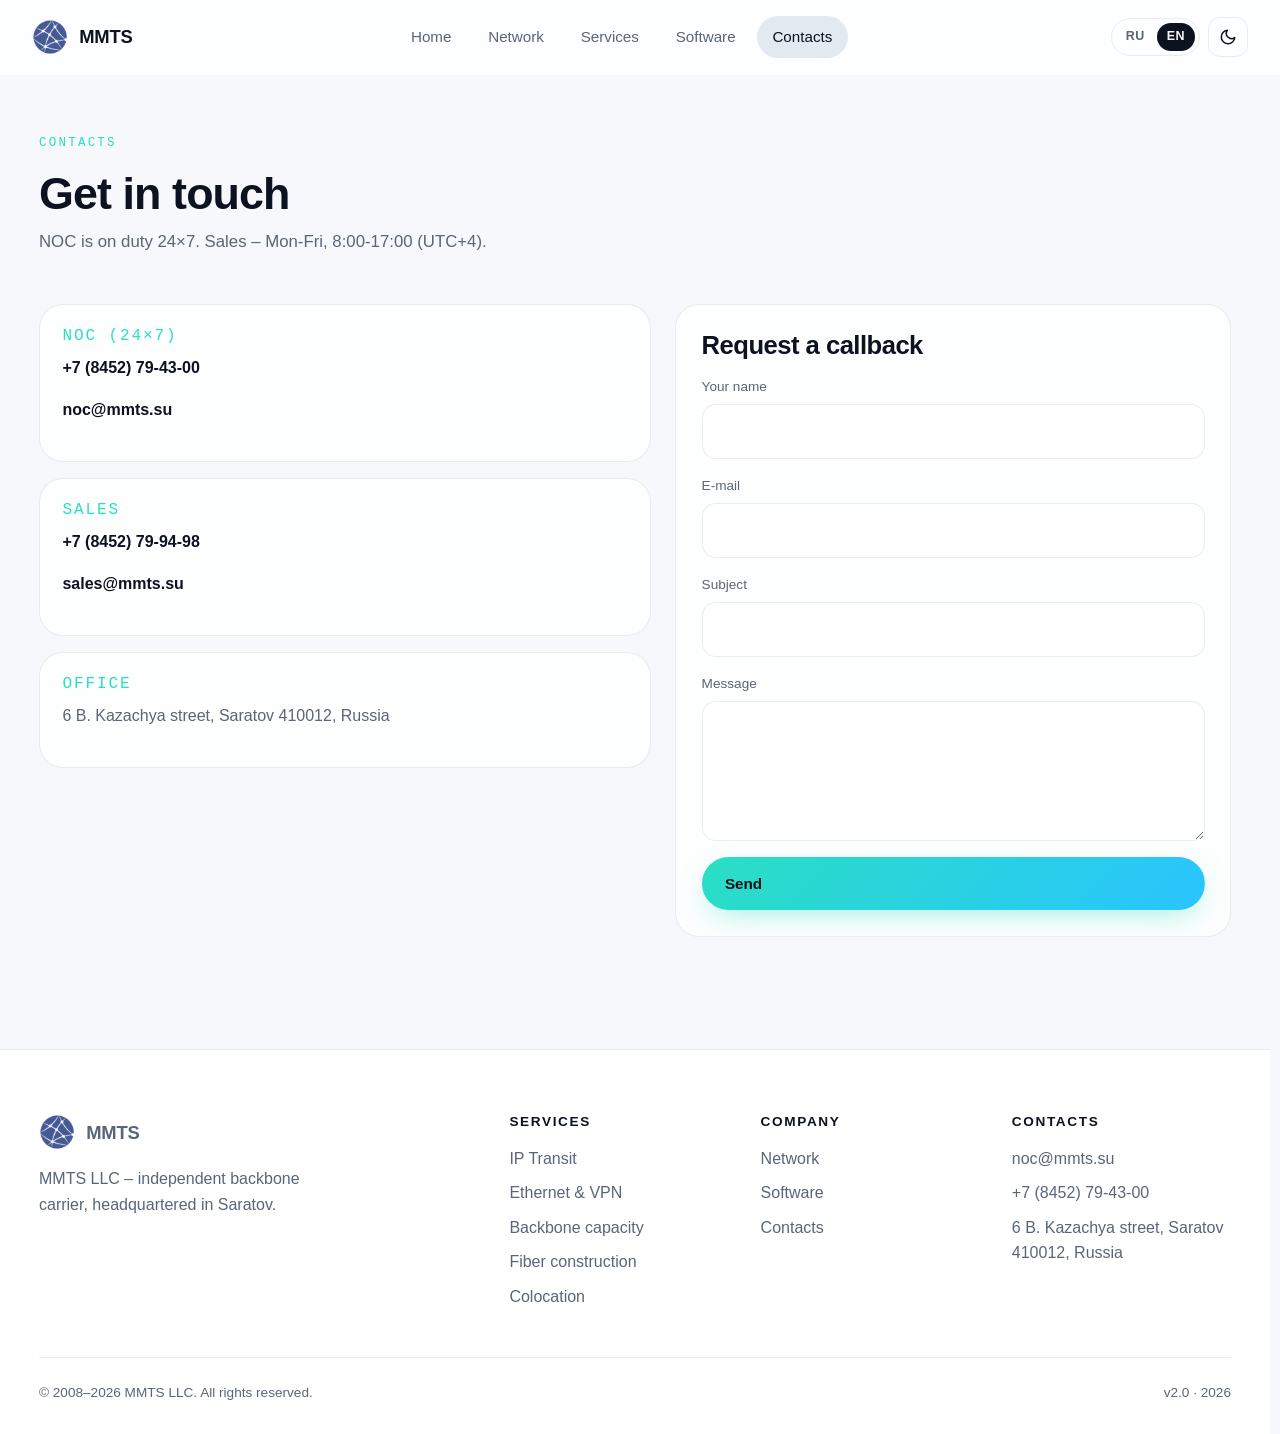
<file: contacts.html>
<!doctype html>
<html lang="ru" data-theme="dark">
<head>
  <meta charset="utf-8" />
  <meta http-equiv="X-UA-Compatible" content="IE=edge" />
  <meta name="viewport" content="width=device-width, initial-scale=1, viewport-fit=cover" />
  <meta name="referrer" content="strict-origin-when-cross-origin" />
  <meta name="color-scheme" content="dark light" />
  <meta http-equiv="Content-Security-Policy"
        content="default-src 'self';
                 base-uri 'self';
                 object-src 'none';
                 form-action 'self' mailto:;
                 img-src 'self' data: blob: https://unpkg.com https://mmts.su http://mmts.su;
                 font-src 'self' data:;
                 style-src 'self' 'unsafe-inline';
                 script-src 'self';
                 connect-src 'self';
                 worker-src 'self' blob:;
                 upgrade-insecure-requests" />

  <title data-i18n="meta.title.contacts">Контакты – ООО «ММТС»</title>
  <meta name="description" content="Contact MMTS LLC – NOC 24/7, sales, office in Saratov." />

  <link rel="icon" href="assets/img/brand/mmts-icon.svg" />
  <link rel="stylesheet" href="assets/css/style.css" />
  <style>
    .ct-grid { display:grid; grid-template-columns: 1.1fr 1fr; gap: 1.5rem; align-items: start; }
    @media (max-width: 820px) { .ct-grid { grid-template-columns: 1fr; } }
    .ct-info { display:grid; gap: 1rem; }
    .ct-block { padding: 1.4rem; border:1px solid var(--border); border-radius: var(--radius-lg); background: var(--surface); }
    .ct-block h3 { font-size: 1rem; text-transform: uppercase; letter-spacing: 0.12em; color: var(--brand); margin-bottom: .6rem; font-family: var(--font-mono); font-weight: 500; }
    .ct-block a { font-weight: 600; }
    .form__msg { padding: 0.9rem 1rem; border-radius: var(--radius); background: rgba(42,223,195,0.12); border: 1px solid rgba(42,223,195,0.4); color: var(--fg); margin-top: 1rem; display:none; }
    .form__msg.is-on { display: block; animation: pageIn 360ms var(--ease-out); }
  </style>
  <script src="assets/js/theme.js"></script>
</head>
<body>

<header class="nav" role="banner">
  <a href="index.html" class="nav__brand"><span class="nav__logo" aria-hidden="true"></span><span>MMTS</span></a>
  <nav class="nav__links" aria-label="Primary">
    <a class="nav__link" href="index.html"     data-i18n="nav.home">Главная</a>
    <a class="nav__link" href="network.html"   data-i18n="nav.network">Сеть</a>
    <a class="nav__link" href="services.html"  data-i18n="nav.services">Услуги</a>
    <a class="nav__link" href="software.html"  data-i18n="nav.software">Software</a>
    <a class="nav__link" href="contacts.html"  data-i18n="nav.contacts">Контакты</a>
  </nav>
  <div class="nav__tools">
    <div class="lang-toggle" role="group" aria-label="Language">
      <button type="button" data-lang="ru">RU</button>
      <button type="button" data-lang="en">EN</button>
    </div>
    <button type="button" class="icon-btn" data-theme-toggle data-i18n-attr="aria-label:common.theme.toggle" aria-label="Сменить тему"><svg class="icon-sun" width="18" height="18" viewBox="0 0 24 24" fill="none" stroke="currentColor" stroke-width="2" stroke-linecap="round" stroke-linejoin="round" aria-hidden="true"><circle cx="12" cy="12" r="4"/><path d="M12 2v2M12 20v2M4.93 4.93l1.41 1.41M17.66 17.66l1.41 1.41M2 12h2M20 12h2M6.34 17.66l-1.41 1.41M19.07 4.93l-1.41 1.41"/></svg><svg class="icon-moon" width="18" height="18" viewBox="0 0 24 24" fill="none" stroke="currentColor" stroke-width="2" stroke-linecap="round" stroke-linejoin="round" aria-hidden="true"><path d="M21 12.79A9 9 0 1 1 11.21 3 7 7 0 0 0 21 12.79z"/></svg></button>
    <button type="button" class="nav__burger" aria-expanded="false" aria-label="Menu">
      <svg width="20" height="20" viewBox="0 0 24 24" fill="none" stroke="currentColor" stroke-width="2" stroke-linecap="round" aria-hidden="true"><line x1="3" y1="6" x2="21" y2="6"/><line x1="3" y1="12" x2="21" y2="12"/><line x1="3" y1="18" x2="21" y2="18"/></svg>
    </button>
  </div>
</header>

<main id="main">
  <section class="section" style="padding-top:8rem">
    <div class="container">
      <header class="section__head reveal">
        <span class="section__eyebrow" data-i18n="nav.contacts">Контакты</span>
        <h1 class="section__title" data-i18n="ctc.title">Связаться с ООО «ММТС»</h1>
        <p class="section__sub" data-i18n="ctc.sub">NOC работает 24×7. Коммерческий отдел – пн-пт, 8:00-17:00 (UTC+4).</p>
      </header>

      <div class="ct-grid">
        <div class="ct-info reveal">
          <div class="ct-block">
            <h3 data-i18n="ctc.noc">NOC (24×7)</h3>
            <p><a href="tel:+78452794300">+7 (8452) 79-43-00</a></p>
            <p><a href="mailto:noc@mmts.su" rel="noopener noreferrer">noc@mmts.su</a></p>
          </div>
          <div class="ct-block">
            <h3 data-i18n="ctc.sales">Коммерческий отдел</h3>
            <p><a href="tel:+78452799498">+7 (8452) 79-94-98</a></p>
            <p><a href="mailto:sales@mmts.su" rel="noopener noreferrer">sales@mmts.su</a></p>
          </div>
          <div class="ct-block">
            <h3 data-i18n="ctc.office">Офис</h3>
            <p data-i18n="ctc.officeAddr" class="muted">г. Саратов, 410012, ул. Большая Казачья, 6</p>
          </div>
        </div>

        <div class="card reveal" data-delay="1">
          <h3 data-i18n="ctc.callback" style="margin-bottom:1rem">Заказ обратного звонка</h3>
          <!-- Static-site safe: form opens user's mail client via mailto;
               there's no server-side endpoint to attack. JS sanitizes input
               and uses encodeURIComponent before mailto navigation. -->
          <form id="cbForm" class="form" autocomplete="off" novalidate>
            <div class="form__field">
              <label class="form__label" for="cbName" data-i18n="ctc.form.name">Ваше имя</label>
              <input class="form__input" id="cbName" name="name" type="text" maxlength="80" required pattern="[^<>]{2,80}" />
            </div>
            <div class="form__field">
              <label class="form__label" for="cbEmail" data-i18n="ctc.form.email">E-mail</label>
              <input class="form__input" id="cbEmail" name="email" type="email" maxlength="120" required />
            </div>
            <div class="form__field">
              <label class="form__label" for="cbSubject" data-i18n="ctc.form.subject">Тема</label>
              <input class="form__input" id="cbSubject" name="subject" type="text" maxlength="120" />
            </div>
            <div class="form__field">
              <label class="form__label" for="cbMsg" data-i18n="ctc.form.message">Сообщение</label>
              <textarea class="form__textarea" id="cbMsg" name="message" maxlength="2000" required></textarea>
            </div>
            <button class="btn btn--primary" type="submit"><span data-i18n="common.send">Отправить</span></button>
            <div id="cbMsgOk" class="form__msg" role="status" data-i18n="ctc.sent" aria-live="polite">Спасибо! Мы свяжемся с вами в течение часа.</div>
          </form>
        </div>
      </div>
    </div>
  </section>
</main>

<footer class="footer">
  <div class="container">
    <div class="footer__grid">
      <div>
        <div class="nav__brand" style="margin-bottom:1rem"><span class="nav__logo" aria-hidden="true"></span><span>MMTS</span></div>
        <p data-i18n="ftr.aboutText" class="muted" style="max-width:32ch">ООО «ММТС» – независимый магистральный оператор.</p>
      </div>
      <div><h4 data-i18n="ftr.services">Услуги</h4><ul>
        <li><a href="services.html#iptransit"  data-i18n="svc.iptransit.title">IP-транзит</a></li>
        <li><a href="services.html#ethernet"   data-i18n="svc.ethernet.title">Ethernet & VPN</a></li>
        <li><a href="services.html#capacity"   data-i18n="svc.capacity.title">Магистральные ёмкости</a></li>
        <li><a href="services.html#fiber"      data-i18n="svc.fiber.title">Строительство ВОЛС</a></li>
        <li><a href="services.html#colocation" data-i18n="svc.colocation.title">Размещение</a></li>
      </ul></div>
      <div><h4 data-i18n="ftr.company">Компания</h4><ul>
        <li><a href="network.html"  data-i18n="nav.network">Сеть</a></li>
        <li><a href="software.html" data-i18n="nav.software">Software</a></li>
        <li><a href="contacts.html" data-i18n="nav.contacts">Контакты</a></li>
      </ul></div>
      <div><h4 data-i18n="ftr.connect">Контакты</h4><ul>
        <li><a href="mailto:noc@mmts.su">noc@mmts.su</a></li>
        <li><a href="tel:+78452794300">+7 (8452) 79-43-00</a></li>
        <li class="muted" data-i18n="ctc.officeAddr">г. Саратов, 410012, ул. Большая Казачья, 6</li>
      </ul></div>
    </div>
    <div class="footer__bottom"><span data-i18n="ftr.copy">© 2008–2026 ООО «ММТС». Все права защищены.</span><span class="muted">v2.0 · <span data-year>2026</span></span></div>
  </div>
</footer>

<script defer src="assets/js/i18n.js"></script>
<script defer src="assets/js/main.js"></script>
<script defer src="assets/js/contacts.js"></script>
</body>
</html>
</file>
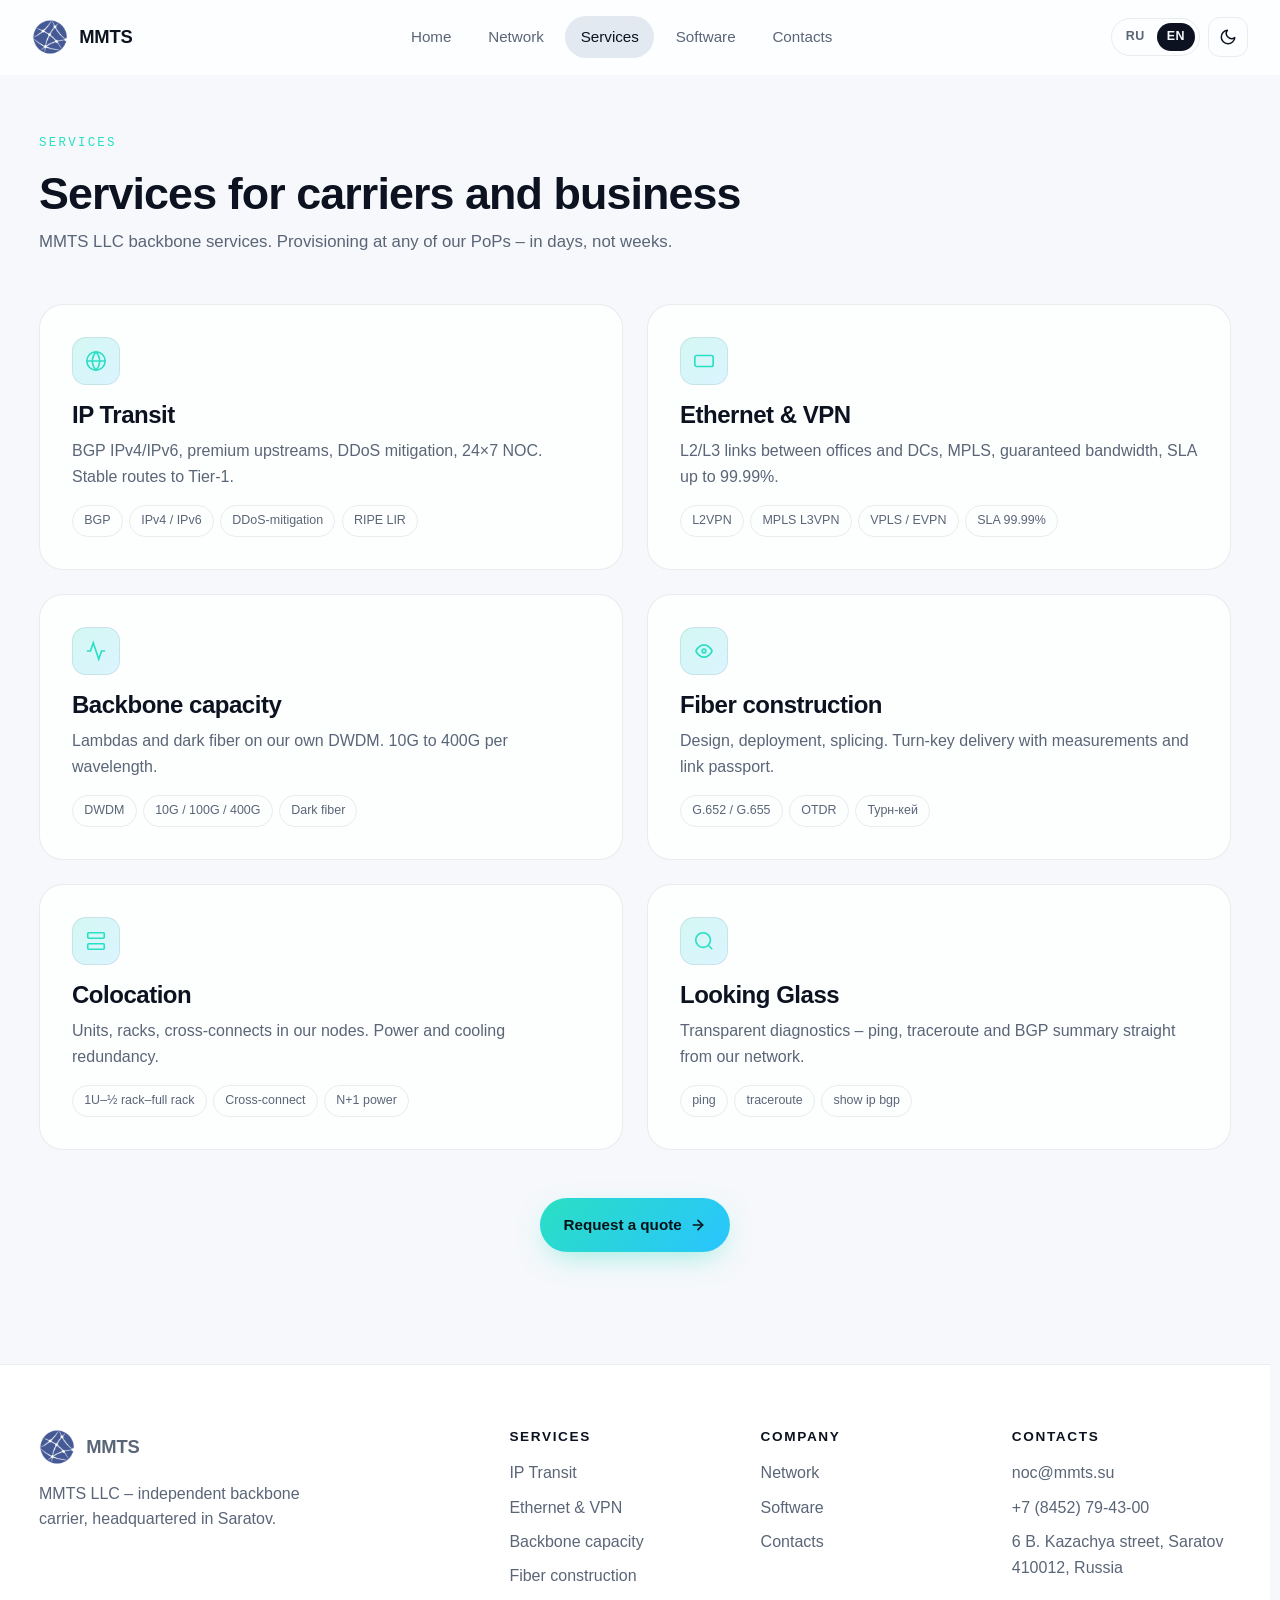
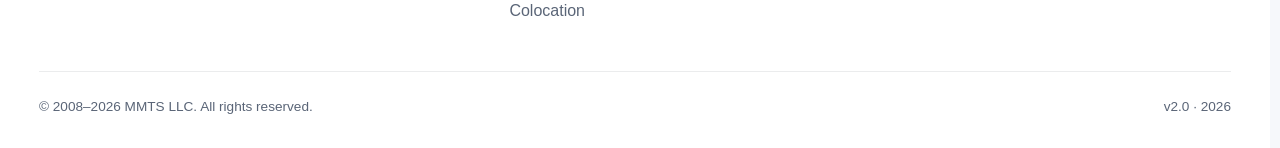
<file: services.html>
<!doctype html>
<html lang="ru" data-theme="dark">
<head>
  <meta charset="utf-8" />
  <meta http-equiv="X-UA-Compatible" content="IE=edge" />
  <meta name="viewport" content="width=device-width, initial-scale=1, viewport-fit=cover" />
  <meta name="referrer" content="strict-origin-when-cross-origin" />
  <meta name="color-scheme" content="dark light" />
  <meta http-equiv="Content-Security-Policy"
        content="default-src 'self';
                 base-uri 'self';
                 object-src 'none';
                 frame-ancestors 'none';
                 form-action 'self' mailto:;
                 img-src 'self' data: blob: https://unpkg.com https://mmts.su http://mmts.su;
                 font-src 'self' data:;
                 style-src 'self' 'unsafe-inline';
                 script-src 'self';
                 connect-src 'self';
                 worker-src 'self' blob:;
                 upgrade-insecure-requests" />

  <title data-i18n="meta.title.services">Услуги операторам – ООО «ММТС»</title>
  <meta name="description" content="MMTS LLC services for carriers and business: IP transit, Ethernet & VPN, capacity, fiber, colocation." />

  <link rel="icon" href="assets/img/brand/mmts-icon.svg" />
  <link rel="stylesheet" href="assets/css/style.css" />
  <style>
    .svc-row { display: grid; grid-template-columns: 1fr 1fr; gap: 1.5rem; align-items: stretch; }
    @media (max-width: 820px) { .svc-row { grid-template-columns: 1fr; } }
    .svc-row .card { padding: 2rem; }
    .svc-row .card h3 { font-size: 1.5rem; }
    .pill-list { display: flex; flex-wrap: wrap; gap: 0.4rem; margin-top: 1rem; }
  </style>
  <script src="assets/js/theme.js"></script>
</head>
<body>

<header class="nav" role="banner">
  <a href="index.html" class="nav__brand"><span class="nav__logo" aria-hidden="true"></span><span>MMTS</span></a>
  <nav class="nav__links" aria-label="Primary">
    <a class="nav__link" href="index.html"     data-i18n="nav.home">Главная</a>
    <a class="nav__link" href="network.html"   data-i18n="nav.network">Сеть</a>
    <a class="nav__link" href="services.html"  data-i18n="nav.services">Услуги</a>
    <a class="nav__link" href="software.html"  data-i18n="nav.software">Software</a>
    <a class="nav__link" href="contacts.html"  data-i18n="nav.contacts">Контакты</a>
  </nav>
  <div class="nav__tools">
    <div class="lang-toggle" role="group" aria-label="Language">
      <button type="button" data-lang="ru">RU</button>
      <button type="button" data-lang="en">EN</button>
    </div>
    <button type="button" class="icon-btn" data-theme-toggle data-i18n-attr="aria-label:common.theme.toggle" aria-label="Сменить тему"><svg class="icon-sun" width="18" height="18" viewBox="0 0 24 24" fill="none" stroke="currentColor" stroke-width="2" stroke-linecap="round" stroke-linejoin="round" aria-hidden="true"><circle cx="12" cy="12" r="4"/><path d="M12 2v2M12 20v2M4.93 4.93l1.41 1.41M17.66 17.66l1.41 1.41M2 12h2M20 12h2M6.34 17.66l-1.41 1.41M19.07 4.93l-1.41 1.41"/></svg><svg class="icon-moon" width="18" height="18" viewBox="0 0 24 24" fill="none" stroke="currentColor" stroke-width="2" stroke-linecap="round" stroke-linejoin="round" aria-hidden="true"><path d="M21 12.79A9 9 0 1 1 11.21 3 7 7 0 0 0 21 12.79z"/></svg></button>
    <button type="button" class="nav__burger" aria-expanded="false" aria-label="Menu">
      <svg width="20" height="20" viewBox="0 0 24 24" fill="none" stroke="currentColor" stroke-width="2" stroke-linecap="round" aria-hidden="true"><line x1="3" y1="6" x2="21" y2="6"/><line x1="3" y1="12" x2="21" y2="12"/><line x1="3" y1="18" x2="21" y2="18"/></svg>
    </button>
  </div>
</header>

<main id="main">
  <section class="section" style="padding-top:8rem">
    <div class="container">
      <header class="section__head reveal">
        <span class="section__eyebrow" data-i18n="services.eyebrow">Услуги</span>
        <h1 class="section__title" data-i18n="spage.title">Услуги операторам и бизнесу</h1>
        <p class="section__sub" data-i18n="spage.sub">Линейка магистральных сервисов ООО «ММТС». Подключение в любой нашей точке присутствия – за дни, не недели.</p>
      </header>

      <div class="svc-row">
        <article class="card reveal" id="iptransit">
          <div class="card__icon" aria-hidden="true">
            <svg width="22" height="22" viewBox="0 0 24 24" fill="none" stroke="currentColor" stroke-width="1.8"><circle cx="12" cy="12" r="10"/><line x1="2" y1="12" x2="22" y2="12"/><path d="M12 2a15.3 15.3 0 0 1 4 10 15.3 15.3 0 0 1-4 10 15.3 15.3 0 0 1-4-10 15.3 15.3 0 0 1 4-10z"/></svg>
          </div>
          <h3 data-i18n="svc.iptransit.title">IP-транзит</h3>
          <p class="muted" data-i18n="svc.iptransit.text">BGP IPv4/IPv6, премиум-аплинки, защита от DDoS, NOC 24×7.</p>
          <div class="pill-list">
            <span class="tag">BGP</span><span class="tag">IPv4 / IPv6</span><span class="tag">DDoS-mitigation</span><span class="tag">RIPE LIR</span>
          </div>
        </article>

        <article class="card reveal" id="ethernet" data-delay="1">
          <div class="card__icon" aria-hidden="true"><svg width="22" height="22" viewBox="0 0 24 24" fill="none" stroke="currentColor" stroke-width="1.8"><rect x="2" y="6" width="20" height="12" rx="2"/><path d="M6 10h.01M10 10h.01M14 10h.01M18 10h.01"/></svg></div>
          <h3 data-i18n="svc.ethernet.title">Ethernet & VPN</h3>
          <p class="muted" data-i18n="svc.ethernet.text">L2/L3 каналы между офисами и ЦОД, MPLS, гарантированная полоса.</p>
          <div class="pill-list">
            <span class="tag">L2VPN</span><span class="tag">MPLS L3VPN</span><span class="tag">VPLS / EVPN</span><span class="tag">SLA 99.99%</span>
          </div>
        </article>

        <article class="card reveal" id="capacity" data-delay="2">
          <div class="card__icon" aria-hidden="true"><svg width="22" height="22" viewBox="0 0 24 24" fill="none" stroke="currentColor" stroke-width="1.8"><polyline points="22 12 18 12 15 21 9 3 6 12 2 12"/></svg></div>
          <h3 data-i18n="svc.capacity.title">Магистральные ёмкости</h3>
          <p class="muted" data-i18n="svc.capacity.text">Lambda и dark fiber на собственной DWDM. От 10G до 400G.</p>
          <div class="pill-list">
            <span class="tag">DWDM</span><span class="tag">10G / 100G / 400G</span><span class="tag">Dark fiber</span>
          </div>
        </article>

        <article class="card reveal" id="fiber" data-delay="3">
          <div class="card__icon" aria-hidden="true"><svg width="22" height="22" viewBox="0 0 24 24" fill="none" stroke="currentColor" stroke-width="1.8"><path d="M3 12c5-9 13-9 18 0"/><path d="M3 12c5 9 13 9 18 0"/><circle cx="12" cy="12" r="2"/></svg></div>
          <h3 data-i18n="svc.fiber.title">Строительство ВОЛС</h3>
          <p class="muted" data-i18n="svc.fiber.text">Проектирование, прокладка, муфтование. «Под ключ» с измерениями.</p>
          <div class="pill-list">
            <span class="tag">G.652 / G.655</span><span class="tag">OTDR</span><span class="tag">Турн-кей</span>
          </div>
        </article>

        <article class="card reveal" id="colocation" data-delay="1">
          <div class="card__icon" aria-hidden="true"><svg width="22" height="22" viewBox="0 0 24 24" fill="none" stroke="currentColor" stroke-width="1.8"><rect x="3" y="3" width="18" height="6" rx="1"/><rect x="3" y="15" width="18" height="6" rx="1"/></svg></div>
          <h3 data-i18n="svc.colocation.title">Размещение</h3>
          <p class="muted" data-i18n="svc.colocation.text">Юниты, стойки, кросс-коннекты в наших узлах. Резерв по питанию.</p>
          <div class="pill-list">
            <span class="tag">1U–½ rack–full rack</span><span class="tag">Cross-connect</span><span class="tag">N+1 power</span>
          </div>
        </article>

        <article class="card reveal" id="lookingglass" data-delay="2">
          <div class="card__icon" aria-hidden="true"><svg width="22" height="22" viewBox="0 0 24 24" fill="none" stroke="currentColor" stroke-width="1.8"><circle cx="11" cy="11" r="8"/><line x1="21" y1="21" x2="16.65" y2="16.65"/></svg></div>
          <h3 data-i18n="svc.lookingglass.title">Looking Glass</h3>
          <p class="muted" data-i18n="svc.lookingglass.text">Прозрачная диагностика – ping, traceroute, BGP-сводка из нашей сети.</p>
          <div class="pill-list">
            <span class="tag">ping</span><span class="tag">traceroute</span><span class="tag">show ip bgp</span>
          </div>
        </article>
      </div>

      <div style="margin-top:3rem; text-align:center" class="reveal">
        <a class="btn btn--primary" href="contacts.html">
          <span data-i18n="spage.cta">Запросить расчёт</span>
          <svg class="btn__arrow" width="16" height="16" viewBox="0 0 24 24" fill="none" stroke="currentColor" stroke-width="2.4" stroke-linecap="round" stroke-linejoin="round" aria-hidden="true"><line x1="5" y1="12" x2="19" y2="12"/><polyline points="12 5 19 12 12 19"/></svg>
        </a>
      </div>
    </div>
  </section>
</main>

<footer class="footer">
  <div class="container">
    <div class="footer__grid">
      <div>
        <div class="nav__brand" style="margin-bottom:1rem"><span class="nav__logo" aria-hidden="true"></span><span>MMTS</span></div>
        <p data-i18n="ftr.aboutText" class="muted" style="max-width:32ch">ООО «ММТС» – независимый магистральный оператор.</p>
      </div>
      <div><h4 data-i18n="ftr.services">Услуги</h4><ul>
        <li><a href="services.html#iptransit"  data-i18n="svc.iptransit.title">IP-транзит</a></li>
        <li><a href="services.html#ethernet"   data-i18n="svc.ethernet.title">Ethernet & VPN</a></li>
        <li><a href="services.html#capacity"   data-i18n="svc.capacity.title">Магистральные ёмкости</a></li>
        <li><a href="services.html#fiber"      data-i18n="svc.fiber.title">Строительство ВОЛС</a></li>
        <li><a href="services.html#colocation" data-i18n="svc.colocation.title">Размещение</a></li>
      </ul></div>
      <div><h4 data-i18n="ftr.company">Компания</h4><ul>
        <li><a href="network.html"  data-i18n="nav.network">Сеть</a></li>
        <li><a href="software.html" data-i18n="nav.software">Software</a></li>
        <li><a href="contacts.html" data-i18n="nav.contacts">Контакты</a></li>
      </ul></div>
      <div><h4 data-i18n="ftr.connect">Контакты</h4><ul>
        <li><a href="mailto:noc@mmts.su">noc@mmts.su</a></li>
        <li><a href="tel:+78452794300">+7 (8452) 79-43-00</a></li>
        <li class="muted" data-i18n="ctc.officeAddr">г. Саратов, 410012, ул. Большая Казачья, 6</li>
      </ul></div>
    </div>
    <div class="footer__bottom"><span data-i18n="ftr.copy">© 2008–2026 ООО «ММТС». Все права защищены.</span><span class="muted">v2.0 · <span data-year>2026</span></span></div>
  </div>
</footer>

<script defer src="assets/js/i18n.js"></script>
<script defer src="assets/js/main.js"></script>
</body>
</html>
</file>
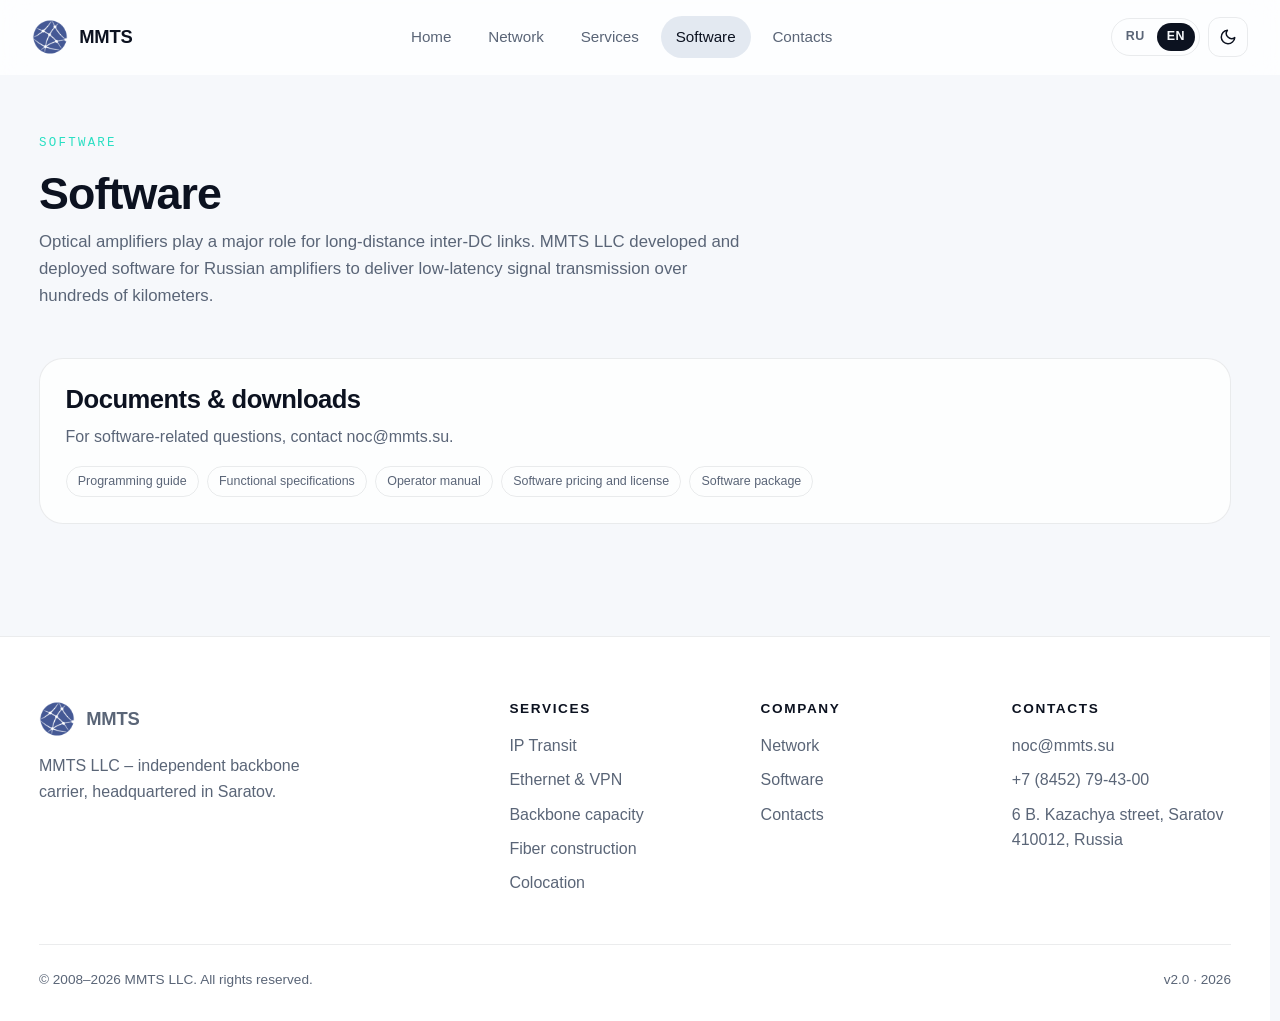
<file: software.html>
<!doctype html>
<html lang="ru" data-theme="dark">
<head>
  <meta charset="utf-8" />
  <meta http-equiv="X-UA-Compatible" content="IE=edge" />
  <meta name="viewport" content="width=device-width, initial-scale=1, viewport-fit=cover" />
  <meta name="referrer" content="strict-origin-when-cross-origin" />
  <meta name="color-scheme" content="dark light" />
  <meta http-equiv="Content-Security-Policy"
        content="default-src 'self';
                 base-uri 'self';
                 object-src 'none';
                 frame-ancestors 'none';
                 form-action 'self' mailto:;
                 img-src 'self' data: blob: https://unpkg.com https://mmts.su http://mmts.su;
                 font-src 'self' data:;
                 style-src 'self' 'unsafe-inline';
                 script-src 'self';
                 connect-src 'self';
                 worker-src 'self' blob:;
                 upgrade-insecure-requests" />

  <title data-i18n="meta.title.software">Software – MMTS LLC</title>
  <meta name="description" content="MMTS LLC engineers' own software for DWDM control, latency monitoring and traffic optimisation." />

  <link rel="icon" href="assets/img/brand/mmts-icon.svg" />
  <link rel="stylesheet" href="assets/css/style.css" />
  <style>
    .pill-list { display: flex; flex-wrap: wrap; gap: 0.5rem; margin-top: 1rem; }
  </style>
  <script src="assets/js/theme.js"></script>
</head>
<body>

<header class="nav" role="banner">
  <a href="index.html" class="nav__brand"><span class="nav__logo" aria-hidden="true"></span><span>MMTS</span></a>
  <nav class="nav__links" aria-label="Primary">
    <a class="nav__link" href="index.html"     data-i18n="nav.home">Главная</a>
    <a class="nav__link" href="network.html"   data-i18n="nav.network">Сеть</a>
    <a class="nav__link" href="services.html"  data-i18n="nav.services">Услуги</a>
    <a class="nav__link" href="software.html"  data-i18n="nav.software">Software</a>
    <a class="nav__link" href="contacts.html"  data-i18n="nav.contacts">Контакты</a>
  </nav>
  <div class="nav__tools">
    <div class="lang-toggle" role="group" aria-label="Language">
      <button type="button" data-lang="ru">RU</button>
      <button type="button" data-lang="en">EN</button>
    </div>
    <button type="button" class="icon-btn" data-theme-toggle data-i18n-attr="aria-label:common.theme.toggle" aria-label="Сменить тему"><svg class="icon-sun" width="18" height="18" viewBox="0 0 24 24" fill="none" stroke="currentColor" stroke-width="2" stroke-linecap="round" stroke-linejoin="round" aria-hidden="true"><circle cx="12" cy="12" r="4"/><path d="M12 2v2M12 20v2M4.93 4.93l1.41 1.41M17.66 17.66l1.41 1.41M2 12h2M20 12h2M6.34 17.66l-1.41 1.41M19.07 4.93l-1.41 1.41"/></svg><svg class="icon-moon" width="18" height="18" viewBox="0 0 24 24" fill="none" stroke="currentColor" stroke-width="2" stroke-linecap="round" stroke-linejoin="round" aria-hidden="true"><path d="M21 12.79A9 9 0 1 1 11.21 3 7 7 0 0 0 21 12.79z"/></svg></button>
    <button type="button" class="nav__burger" aria-expanded="false" aria-label="Menu">
      <svg width="20" height="20" viewBox="0 0 24 24" fill="none" stroke="currentColor" stroke-width="2" stroke-linecap="round" aria-hidden="true"><line x1="3" y1="6" x2="21" y2="6"/><line x1="3" y1="12" x2="21" y2="12"/><line x1="3" y1="18" x2="21" y2="18"/></svg>
    </button>
  </div>
</header>

<main id="main">
  <section class="section" style="padding-top:8rem">
    <div class="container">
      <header class="section__head reveal">
        <span class="section__eyebrow" data-i18n="soft.eyebrow">Software</span>
        <h1 class="section__title" data-i18n="soft.title">Свои инструменты для своей сети</h1>
        <p class="section__sub" data-i18n="soft.sub">Команда ООО «ММТС» пишет ПО для управления DWDM, мониторинга задержек и оптимизации трафика. Часть – продаём наружу.</p>
      </header>

      <article class="card reveal">
        <h3 data-i18n="soft.docs.title">Документы и загрузки</h3>
        <p class="muted" data-i18n="soft.body" style="max-width:70ch">
          Вопросы по работе программного обеспечения можно направлять на noc@mmts.su.
        </p>
        <div class="pill-list">
          <a class="tag" href="assets/downloads/software/Инструкция-по-програмированию.pdf" download data-i18n="soft.doc.1">Инструкция по программированию</a>
          <a class="tag" href="assets/downloads/software/Описание-функциональных-характеристик.pdf" download data-i18n="soft.doc.2">Описание функциональных характеристик</a>
          <a class="tag" href="assets/downloads/software/Руководство-оператора.pdf" download data-i18n="soft.doc.3">Руководство оператора</a>
          <a class="tag" href="assets/downloads/software/Сведения-о-стоимости-ПО-и-лицензии_.pdf" download data-i18n="soft.doc.4">Сведения о стоимости ПО и лицензии</a>
          <a class="tag" href="assets/downloads/software/Экземпляр-ПО.zip" download data-i18n="soft.doc.5">Экземпляр ПО</a>
        </div>
      </article>
    </div>
  </section>
</main>

<footer class="footer">
  <div class="container">
    <div class="footer__grid">
      <div>
        <div class="nav__brand" style="margin-bottom:1rem"><span class="nav__logo" aria-hidden="true"></span><span>MMTS</span></div>
        <p data-i18n="ftr.aboutText" class="muted" style="max-width:32ch">ООО «ММТС» – независимый магистральный оператор.</p>
      </div>
      <div><h4 data-i18n="ftr.services">Услуги</h4><ul>
        <li><a href="services.html#iptransit"  data-i18n="svc.iptransit.title">IP-транзит</a></li>
        <li><a href="services.html#ethernet"   data-i18n="svc.ethernet.title">Ethernet & VPN</a></li>
        <li><a href="services.html#capacity"   data-i18n="svc.capacity.title">Магистральные ёмкости</a></li>
        <li><a href="services.html#fiber"      data-i18n="svc.fiber.title">Строительство ВОЛС</a></li>
        <li><a href="services.html#colocation" data-i18n="svc.colocation.title">Размещение</a></li>
      </ul></div>
      <div><h4 data-i18n="ftr.company">Компания</h4><ul>
        <li><a href="network.html"  data-i18n="nav.network">Сеть</a></li>
        <li><a href="software.html" data-i18n="nav.software">Software</a></li>
        <li><a href="contacts.html" data-i18n="nav.contacts">Контакты</a></li>
      </ul></div>
      <div><h4 data-i18n="ftr.connect">Контакты</h4><ul>
        <li><a href="mailto:noc@mmts.su">noc@mmts.su</a></li>
        <li><a href="tel:+78452794300">+7 (8452) 79-43-00</a></li>
        <li class="muted" data-i18n="ctc.officeAddr">г. Саратов, 410012, ул. Большая Казачья, 6</li>
      </ul></div>
    </div>
    <div class="footer__bottom"><span data-i18n="ftr.copy">© 2008–2026 ООО «ММТС». Все права защищены.</span><span class="muted">v2.0 · <span data-year>2026</span></span></div>
  </div>
</footer>

<script defer src="assets/js/i18n.js"></script>
<script defer src="assets/js/main.js"></script>
</body>
</html>
</file>
<file: assets/css/style.css>
/* =========================================================
   MMTS – Design System
   Tokens, themes, layout, components, transitions, animations
   ========================================================= */

:root {
  /* Brand */
  --brand: #2adfc3;
  --brand-2: #29c4ff;
  --brand-3: #6f6cff;
  --accent: #b4183d;

  /* Type */
  --font-sans: "Inter", "Manrope", -apple-system, BlinkMacSystemFont, "Segoe UI",
    Roboto, "Helvetica Neue", Arial, sans-serif;
  --font-display: "Manrope", "Inter", -apple-system, sans-serif;
  --font-mono: "JetBrains Mono", ui-monospace, "SF Mono", Menlo, monospace;

  /* Sizing */
  --container: 1240px;
  --container-wide: 1480px;
  --radius-sm: 8px;
  --radius: 14px;
  --radius-lg: 24px;
  --radius-xl: 32px;

  /* Motion */
  --ease-out: cubic-bezier(0.16, 1, 0.3, 1);
  --ease-in-out: cubic-bezier(0.65, 0, 0.35, 1);
  --t-fast: 180ms;
  --t-med: 360ms;
  --t-slow: 720ms;

  /* z-index */
  --z-nav: 90;
  --z-overlay: 100;
  --z-modal: 200;

  color-scheme: light dark;
}

/* ---- Theme: Dark (default if system prefers dark) ---- */
[data-theme="dark"] {
  --bg: #07090d;
  --bg-1: #0b0f15;
  --bg-2: #11161e;
  --bg-3: #181f29;
  --surface: rgba(20, 26, 36, 0.72);
  --surface-strong: rgba(20, 26, 36, 0.92);
  --border: rgba(255, 255, 255, 0.08);
  --border-strong: rgba(255, 255, 255, 0.16);
  --fg: #e7ecf3;
  --fg-muted: #8a93a4;
  --fg-dim: #5b6270;
  --shadow-soft: 0 30px 80px -20px rgba(0, 0, 0, 0.6);
  --shadow-glow: 0 0 60px -10px rgba(42, 223, 195, 0.35);
  --grad-hero: radial-gradient(ellipse at 50% 110%, rgba(42, 223, 195, 0.18), transparent 60%),
    radial-gradient(ellipse at 80% 20%, rgba(111, 108, 255, 0.16), transparent 55%),
    linear-gradient(180deg, #07090d 0%, #0b0f15 100%);
  --noise-opacity: 0.06;
  --globe-color: #0d1218;
  --globe-atmosphere: #2adfc3;
  --globe-arc: #2adfc3;
  --globe-point: #6ff5dd;
  --globe-graticule: rgba(255, 255, 255, 0.07);
}

/* ---- Theme: Light ---- */
[data-theme="light"] {
  --bg: #f6f8fb;
  --bg-1: #ffffff;
  --bg-2: #eef2f7;
  --bg-3: #e3e9f1;
  --surface: rgba(255, 255, 255, 0.78);
  --surface-strong: rgba(255, 255, 255, 0.95);
  --border: rgba(10, 16, 28, 0.08);
  --border-strong: rgba(10, 16, 28, 0.16);
  --fg: #0c1220;
  --fg-muted: #5a6577;
  --fg-dim: #8b94a4;
  --shadow-soft: 0 20px 60px -20px rgba(13, 30, 60, 0.18);
  --shadow-glow: 0 0 60px -10px rgba(41, 196, 255, 0.4);
  --grad-hero: radial-gradient(ellipse at 50% 110%, rgba(41, 196, 255, 0.18), transparent 60%),
    radial-gradient(ellipse at 80% 20%, rgba(111, 108, 255, 0.12), transparent 55%),
    linear-gradient(180deg, #f6f8fb 0%, #eaf0f7 100%);
  --noise-opacity: 0.04;
  --globe-color: #c9d7e6;
  --globe-atmosphere: #2ab8ff;
  --globe-arc: #00b7b0;
  --globe-point: #0c67cf;
  --globe-graticule: rgba(10, 16, 28, 0.12);
}

/* =========================================================
   Reset & base
   ========================================================= */
*, *::before, *::after { box-sizing: border-box; }
html { scroll-behavior: smooth; -webkit-text-size-adjust: 100%; }
body {
  margin: 0;
  font-family: var(--font-sans);
  font-size: 16px;
  line-height: 1.6;
  color: var(--fg);
  background: var(--bg);
  -webkit-font-smoothing: antialiased;
  -moz-osx-font-smoothing: grayscale;
  overflow-x: hidden;
  transition: background var(--t-med) var(--ease-out), color var(--t-med) var(--ease-out);
}
img, svg, video { max-width: 100%; display: block; }
a { color: inherit; text-decoration: none; transition: color var(--t-fast) var(--ease-out); }
a:hover { color: var(--brand); }
button { font: inherit; cursor: pointer; }
h1, h2, h3, h4, h5 { font-family: var(--font-display); margin: 0 0 0.4em; line-height: 1.15; letter-spacing: -0.02em; }
h1 { font-size: clamp(2.4rem, 5.6vw, 4.6rem); font-weight: 700; }
h2 { font-size: clamp(1.8rem, 3.6vw, 2.8rem); font-weight: 700; }
h3 { font-size: clamp(1.25rem, 2.2vw, 1.6rem); font-weight: 600; }
p  { margin: 0 0 1em; color: var(--fg); }
.muted { color: var(--fg-muted); }
hr { border: 0; height: 1px; background: var(--border); margin: 4rem 0; }
::selection { background: var(--brand); color: #06121a; }

/* =========================================================
   Layout
   ========================================================= */
.container { width: 100%; max-width: var(--container); margin: 0 auto; padding: 0 1.5rem; }
.container--wide { max-width: var(--container-wide); }
.section { padding: clamp(4rem, 9vw, 7rem) 0; position: relative; }
.section--tight { padding: clamp(2.5rem, 5vw, 4rem) 0; }
.row { display: grid; gap: 1.5rem; }
.row--2 { grid-template-columns: repeat(2, minmax(0, 1fr)); }
.row--3 { grid-template-columns: repeat(3, minmax(0, 1fr)); }
.row--4 { grid-template-columns: repeat(4, minmax(0, 1fr)); }
@media (max-width: 900px) {
  .row--3, .row--4 { grid-template-columns: repeat(2, minmax(0, 1fr)); }
}
@media (max-width: 620px) {
  .row--2, .row--3, .row--4 { grid-template-columns: 1fr; }
}

/* =========================================================
   Header / Navigation
   ========================================================= */
.nav {
  position: fixed; inset: 0 0 auto 0; z-index: var(--z-nav);
  display: flex; align-items: center; justify-content: space-between;
  padding: 1rem 2rem;
  backdrop-filter: blur(14px) saturate(160%);
  -webkit-backdrop-filter: blur(14px) saturate(160%);
  background: var(--surface);
  border-bottom: 1px solid transparent;
  transition: background var(--t-med) var(--ease-out), border-color var(--t-med) var(--ease-out), padding var(--t-med) var(--ease-out);
}
.nav.is-scrolled {
  background: var(--surface-strong);
  border-bottom-color: var(--border);
  padding-top: 0.65rem;
  padding-bottom: 0.65rem;
}
.nav__brand {
  display: flex; align-items: center; gap: 0.7rem;
  font-family: var(--font-display); font-weight: 800; letter-spacing: -0.01em;
  font-size: 1.15rem;
}
.nav__logo {
  width: 36px;
  height: 36px;
  border-radius: 0;
  background: center / contain no-repeat url("../img/brand/mmts-icon.svg");
  flex-shrink: 0;
}
.nav__links { display: flex; gap: 0.4rem; align-items: center; }
.nav__link {
  padding: 0.55rem 0.95rem; border-radius: 999px; font-size: 0.95rem; font-weight: 500;
  color: var(--fg-muted); transition: color var(--t-fast), background var(--t-fast);
}
.nav__link:hover, .nav__link.is-active { color: var(--fg); background: var(--bg-3); }
.nav__tools { display: flex; gap: 0.5rem; align-items: center; }
.nav__burger { display: none; width: 40px; height: 40px; border-radius: 10px; background: transparent; border: 1px solid var(--border); color: var(--fg); align-items: center; justify-content: center; }

.icon-btn {
  width: 40px; height: 40px; border-radius: 12px;
  display: inline-flex; align-items: center; justify-content: center;
  background: transparent; color: var(--fg);
  border: 1px solid var(--border);
  transition: background var(--t-fast), border-color var(--t-fast), transform var(--t-fast);
  position: relative;
  overflow: hidden;
}
.icon-btn:hover { background: var(--bg-3); border-color: var(--border-strong); transform: translateY(-1px); }

/* Sun / Moon swap on theme button.
   In dark theme show sun (action: switch to light), in light theme show moon. */
.icon-btn[data-theme-toggle] .icon-sun,
.icon-btn[data-theme-toggle] .icon-moon {
  position: absolute;
  inset: 0;
  margin: auto;
  width: 18px; height: 18px;
  transition: transform var(--t-med) var(--ease-out), opacity var(--t-med) var(--ease-out);
}
[data-theme="dark"]  .icon-btn[data-theme-toggle] .icon-sun  { opacity: 1; transform: rotate(0deg)   scale(1); }
[data-theme="dark"]  .icon-btn[data-theme-toggle] .icon-moon { opacity: 0; transform: rotate(-90deg) scale(.5); }
[data-theme="light"] .icon-btn[data-theme-toggle] .icon-sun  { opacity: 0; transform: rotate(90deg)  scale(.5); }
[data-theme="light"] .icon-btn[data-theme-toggle] .icon-moon { opacity: 1; transform: rotate(0deg)   scale(1); }

.lang-toggle {
  display: inline-flex; align-items: center;
  background: transparent; border: 1px solid var(--border); border-radius: 999px;
  padding: 4px; gap: 2px;
}
.lang-toggle button {
  border: 0; background: transparent; color: var(--fg-muted);
  padding: 4px 10px; border-radius: 999px; font-weight: 600; font-size: 0.78rem;
  letter-spacing: 0.04em;
}
.lang-toggle button.is-active { background: var(--fg); color: var(--bg); }

@media (max-width: 980px) {
  .nav { padding: 0.7rem 1rem; }
  .nav__links {
    position: fixed; inset: 64px 0 auto 0;
    flex-direction: column; align-items: stretch; gap: 0;
    background: var(--surface-strong); backdrop-filter: blur(20px);
    padding: 1rem; border-bottom: 1px solid var(--border);
    transform: translateY(-110%); transition: transform var(--t-med) var(--ease-out);
  }
  .nav__links.is-open { transform: translateY(0); }
  .nav__link { padding: 0.85rem 1rem; border-radius: 12px; }
  .nav__burger { display: inline-flex; }
}

/* =========================================================
   Buttons
   ========================================================= */
.btn {
  display: inline-flex; align-items: center; gap: 0.55rem;
  padding: 0.85rem 1.4rem; border-radius: 999px;
  font-weight: 600; font-size: 0.95rem;
  border: 1px solid transparent; cursor: pointer;
  transition: transform var(--t-fast), background var(--t-fast), border-color var(--t-fast), box-shadow var(--t-fast), color var(--t-fast);
}
.btn:hover { transform: translateY(-1px); }
.btn:active { transform: translateY(0); }
.btn--primary {
  background: linear-gradient(135deg, var(--brand) 0%, var(--brand-2) 100%);
  color: #061218;
  box-shadow: 0 10px 30px -10px rgba(42, 223, 195, 0.55);
}
.btn--primary:hover {
  color: #061218;
  box-shadow: 0 16px 40px -12px rgba(42, 223, 195, 0.7);
}
.btn--ghost {
  background: transparent; color: var(--fg);
  border-color: var(--border-strong);
}
.btn--ghost:hover { background: var(--bg-3); }

.btn__arrow { transition: transform var(--t-fast) var(--ease-out); }
.btn:hover .btn__arrow { transform: translateX(3px); }

/* =========================================================
   Hero
   ========================================================= */
.hero {
  position: relative;
  min-height: 100svh;
  display: flex; align-items: center;
  padding-top: 9rem; padding-bottom: 4rem;
  overflow: hidden;
  background: var(--grad-hero);
  isolation: isolate;
}
.hero__inner { position: relative; z-index: 2; max-width: 880px; }
.hero__eyebrow {
  display: inline-flex; align-items: center; gap: 0.55rem;
  padding: 0.45rem 0.9rem; border-radius: 999px;
  background: var(--surface); border: 1px solid var(--border);
  font-size: 0.82rem; color: var(--fg-muted); margin-bottom: 1.5rem;
  font-weight: 500;
}
.hero__eyebrow .dot {
  width: 8px; height: 8px; border-radius: 50%; background: var(--brand);
  box-shadow: 0 0 0 4px rgba(42, 223, 195, 0.18);
  animation: pulseDot 2.4s ease-in-out infinite;
}
@keyframes pulseDot {
  0%, 100% { box-shadow: 0 0 0 0 rgba(42, 223, 195, 0.45); }
  50%      { box-shadow: 0 0 0 10px rgba(42, 223, 195, 0); }
}
.hero__title {
  font-size: clamp(2.6rem, 6.6vw, 5.4rem);
  letter-spacing: -0.035em; line-height: 1.02;
  margin-bottom: 1.4rem;
}
.hero__title .grad {
  background: linear-gradient(120deg, var(--brand) 0%, var(--brand-2) 50%, var(--brand-3) 100%);
  background-size: 200% 200%;
  -webkit-background-clip: text; background-clip: text;
  color: transparent; animation: gradShift 9s ease-in-out infinite;
}
@keyframes gradShift {
  0%, 100% { background-position: 0% 50%; }
  50%      { background-position: 100% 50%; }
}
.hero__lead { font-size: clamp(1.05rem, 1.6vw, 1.25rem); color: var(--fg-muted); max-width: 620px; }
.hero__cta { display: flex; gap: 0.75rem; flex-wrap: wrap; margin-top: 2rem; }
.hero__metrics {
  margin-top: 3.5rem;
  display: grid; grid-template-columns: repeat(4, minmax(0, 1fr)); gap: 0.75rem;
  max-width: 820px;
  position: relative; z-index: 3;
}
.hero__metric {
  padding: 1rem 1.1rem;
  border-radius: var(--radius-lg);
  background: var(--surface-strong);
  border: 1px solid var(--border-strong);
  backdrop-filter: blur(14px) saturate(140%);
  -webkit-backdrop-filter: blur(14px) saturate(140%);
  box-shadow: 0 8px 30px -12px rgba(0,0,0,0.3);
  transition: transform var(--t-fast) var(--ease-out), border-color var(--t-fast);
}
.hero__metric:hover { transform: translateY(-2px); border-color: var(--brand); }
.hero__metric-value {
  font-family: var(--font-display);
  font-size: clamp(1.5rem, 2.2vw, 1.95rem);
  font-weight: 700; letter-spacing: -0.02em;
  background: linear-gradient(135deg, var(--brand) 0%, var(--brand-2) 100%);
  -webkit-background-clip: text; background-clip: text;
  color: transparent;
  line-height: 1.1;
}
.hero__metric-label { font-size: 0.78rem; color: var(--fg); opacity: .85; margin-top: 2px; font-weight: 500; }
@media (max-width: 720px) {
  .hero__metrics { grid-template-columns: repeat(2, 1fr); margin-top: 2.5rem; }
}

/* Hero globe – decorative; non-interactive so it never blocks scroll on mobile */
.hero__globe {
  position: absolute;
  left: 50%;
  bottom: -38vh;
  transform: translateX(-50%);
  width: min(140vw, 1500px);
  height: min(140vw, 1500px);
  z-index: 1;
  pointer-events: none;
  -webkit-mask-image: radial-gradient(ellipse 65% 55% at 50% 35%, #000 60%, transparent 78%);
          mask-image: radial-gradient(ellipse 65% 55% at 50% 35%, #000 60%, transparent 78%);
}
.hero__globe canvas { width: 100% !important; height: 100% !important; }
@media (max-width: 720px) {
  .hero__globe { bottom: -52vw; width: 180vw; height: 180vw; }
}
/* On light theme: keep the same mask shape as dark (so the globe is visible),
   add a soft top-of-globe vignette so the daytime Earth texture doesn't fight
   with hero text directly above it. */
[data-theme="light"] .hero::after {
  content: "";
  position: absolute; left: 0; right: 0; bottom: 0;
  height: 30%; pointer-events: none; z-index: 1;
  background: linear-gradient(to top,
    rgba(246, 248, 251, 0.40) 0%,
    rgba(246, 248, 251, 0)   100%);
}
[data-theme="light"] .hero__lead   { text-shadow: 0 1px 0 rgba(255,255,255,0.55); }
[data-theme="light"] .hero__eyebrow{ background: rgba(255,255,255,0.85); }
/* Standalone (non-hero) globe used on /network – no mask, full visible disc */
.globe-stage {
  position: relative;
  width: 100%;
  aspect-ratio: 1 / 1;
  min-height: min(78vh, 980px);
  border-radius: var(--radius-lg);
  overflow: hidden;
  background:
    radial-gradient(ellipse at 50% 100%, rgba(42, 223, 195, 0.18), transparent 60%),
    var(--bg-2);
  border: 1px solid var(--border);
  touch-action: none; /* let OrbitControls pinch/drag freely */
}
.globe-stage canvas { width: 100% !important; height: 100% !important; }
@media (max-width: 700px) { .globe-stage { min-height: 0; } }

.globe-html-label {
  /* Always light text on a dark pill – readable over both dark and light Earth textures */
  color: #ffffff;
  font-family: var(--font-sans);
  font-size: 11.5px;
  font-weight: 600;
  letter-spacing: 0.02em;
  white-space: nowrap;
  pointer-events: none;
  user-select: none;
  padding: 3px 8px;
  border-radius: 999px;
  background: rgba(7, 12, 18, 0.78);
  border: 1px solid rgba(42, 223, 195, 0.32);
  box-shadow: 0 2px 10px rgba(0, 0, 0, 0.45), 0 0 0 1px rgba(0,0,0,0.2);
  text-shadow: 0 1px 2px rgba(0, 0, 0, 0.55);
  transform: translate(-50%, -50%);
  transition: transform var(--t-fast) var(--ease-out), background var(--t-fast);
}
.globe-html-label:hover { background: rgba(42, 223, 195, 0.18); }

.globe-html-country-label {
  color: rgba(255, 255, 255, 0.58);
  font-family: var(--font-sans);
  font-size: 9.5px;
  font-weight: 400;
  letter-spacing: 0.03em;
  white-space: nowrap;
  pointer-events: none;
  user-select: none;
  transform: translate(-50%, -50%);
  text-shadow: 0 1px 3px rgba(0, 0, 0, 0.85);
}
[data-theme="light"] .globe-html-country-label {
  color: rgba(10, 20, 40, 0.62);
  text-shadow: 0 1px 2px rgba(255, 255, 255, 0.8);
}

/* =========================================================
   Cards
   ========================================================= */
.card {
  position: relative;
  padding: 1.6rem;
  border-radius: var(--radius-lg);
  background: var(--surface);
  border: 1px solid var(--border);
  backdrop-filter: blur(10px);
  transition: transform var(--t-med) var(--ease-out), border-color var(--t-med), box-shadow var(--t-med);
  overflow: hidden;
}
.card::before {
  content: "";
  position: absolute; inset: -1px;
  border-radius: inherit;
  padding: 1px;
  background: linear-gradient(135deg, transparent 30%, rgba(42, 223, 195, 0.5), transparent 70%);
  -webkit-mask: linear-gradient(#000 0 0) content-box, linear-gradient(#000 0 0);
          mask: linear-gradient(#000 0 0) content-box, linear-gradient(#000 0 0);
  -webkit-mask-composite: xor; mask-composite: exclude;
  opacity: 0; transition: opacity var(--t-med) var(--ease-out);
  pointer-events: none;
}
.card:hover { transform: translateY(-4px); border-color: var(--border-strong); box-shadow: var(--shadow-soft); }
.card:hover::before { opacity: 1; }
.card__icon {
  width: 48px; height: 48px; border-radius: 14px;
  background: linear-gradient(135deg, rgba(42, 223, 195, 0.2), rgba(41, 196, 255, 0.16));
  display: grid; place-items: center; color: var(--brand);
  margin-bottom: 1rem; border: 1px solid var(--border);
}
.card__title { font-size: 1.15rem; margin-bottom: 0.5rem; }
.card__text { color: var(--fg-muted); font-size: 0.95rem; margin: 0; }
.card__link {
  display: inline-flex; align-items: center; gap: 0.4rem; margin-top: 1rem;
  font-weight: 600; color: var(--brand);
  font-size: 0.9rem;
}
.card__link svg { transition: transform var(--t-fast); }
.card__link:hover svg { transform: translateX(3px); }

/* =========================================================
   Section heading
   ========================================================= */
.section__head { max-width: 720px; margin-bottom: 3rem; }
.section__eyebrow {
  display: inline-block;
  font-family: var(--font-mono); font-size: 0.78rem; font-weight: 500;
  color: var(--brand); text-transform: uppercase; letter-spacing: 0.18em;
  margin-bottom: 0.9rem;
}
.section__title { font-size: clamp(1.9rem, 3.6vw, 2.8rem); margin-bottom: 0.6rem; }
.section__sub { color: var(--fg-muted); font-size: 1.05rem; }

/* =========================================================
   POP / network list
   ========================================================= */
.pop-list { display: grid; gap: 0.6rem; }
.pop-item {
  display: grid; grid-template-columns: 14px 1fr auto; gap: 0.9rem;
  align-items: center; padding: 0.9rem 1.1rem;
  border: 1px solid var(--border); border-radius: var(--radius);
  background: var(--surface);
  transition: border-color var(--t-fast), background var(--t-fast), transform var(--t-fast);
  cursor: pointer;
}
.pop-item:hover { border-color: var(--brand); transform: translateX(2px); }
.pop-item .dot { width: 10px; height: 10px; border-radius: 50%; }
.pop-item .dot--ready { background: #ff4d6a; box-shadow: 0 0 0 3px rgba(255, 77, 106, 0.18); }
.pop-item .dot--soon  { background: #ffb547; box-shadow: 0 0 0 3px rgba(255, 181, 71, 0.18); }
.pop-item .dot--colo  { background: #2adfc3; box-shadow: 0 0 0 3px rgba(42, 223, 195, 0.18); }
.pop-item__name { font-weight: 600; }
.pop-item__country { color: var(--fg-muted); font-size: 0.85rem; }

.legend { display: flex; gap: 1rem; flex-wrap: wrap; margin-bottom: 1.2rem; }
.legend__item { display: inline-flex; align-items: center; gap: 0.55rem; font-size: 0.9rem; color: var(--fg-muted); }
.legend__item .dot { width: 10px; height: 10px; border-radius: 50%; }

/* =========================================================
   Forms
   ========================================================= */
.form { display: grid; gap: 1rem; }
.form__field { display: grid; gap: 0.4rem; }
.form__label { font-size: 0.85rem; color: var(--fg-muted); font-weight: 500; }
.form__input, .form__textarea {
  appearance: none; -webkit-appearance: none;
  border: 1px solid var(--border); background: var(--bg-1); color: var(--fg);
  border-radius: var(--radius); padding: 0.85rem 1rem; font: inherit;
  transition: border-color var(--t-fast), box-shadow var(--t-fast);
}
.form__input:focus, .form__textarea:focus {
  outline: 0; border-color: var(--brand);
  box-shadow: 0 0 0 4px rgba(42, 223, 195, 0.15);
}
.form__textarea { min-height: 140px; resize: vertical; }

/* =========================================================
   Footer
   ========================================================= */
.footer {
  border-top: 1px solid var(--border);
  padding: 4rem 0 2rem;
  background: var(--bg-1);
  color: var(--fg-muted);
}
.footer__grid { display: grid; grid-template-columns: 2fr repeat(3, 1fr); gap: 2rem; }
@media (max-width: 800px) { .footer__grid { grid-template-columns: 1fr 1fr; } }
@media (max-width: 480px) { .footer__grid { grid-template-columns: 1fr; } }
.footer h4 { color: var(--fg); font-size: 0.85rem; text-transform: uppercase; letter-spacing: 0.12em; margin-bottom: 1rem; }
.footer ul { list-style: none; padding: 0; margin: 0; display: grid; gap: 0.55rem; }
.footer a:hover { color: var(--fg); }
.footer__bottom {
  margin-top: 3rem; padding-top: 1.5rem;
  border-top: 1px solid var(--border);
  display: flex; justify-content: space-between; flex-wrap: wrap; gap: 1rem;
  font-size: 0.85rem;
}

/* =========================================================
   Custom scrollbars – branded, theme-aware, applied everywhere
   (page + any element with overflow: auto/scroll).
   Firefox uses scrollbar-width / scrollbar-color, WebKit/Blink/Safari
   use the ::-webkit-scrollbar shadow tree.
   ========================================================= */

/* Firefox + modern Chromium */
* {
  scrollbar-width: thin;
  scrollbar-color: var(--brand) transparent;
}

/* WebKit / Blink / Safari */
*::-webkit-scrollbar {
  width: 10px;
  height: 10px;
  background: transparent;
}
*::-webkit-scrollbar-track {
  background: transparent;
  border-radius: 999px;
}
*::-webkit-scrollbar-thumb {
  background: linear-gradient(180deg, var(--brand) 0%, var(--brand-2) 100%);
  border-radius: 999px;
  /* Carve a transparent gutter around the thumb so it looks slim & inset */
  border: 2px solid transparent;
  background-clip: padding-box;
  box-shadow: inset 0 0 0 1px rgba(255, 255, 255, 0.06);
  transition: background var(--t-fast);
}
*::-webkit-scrollbar-thumb:hover {
  background: linear-gradient(180deg, var(--brand-2) 0%, var(--brand-3) 100%);
  background-clip: padding-box;
}
*::-webkit-scrollbar-thumb:active {
  background: linear-gradient(180deg, var(--brand-3) 0%, var(--brand) 100%);
  background-clip: padding-box;
}
*::-webkit-scrollbar-corner { background: transparent; }

/* Light theme: track gets a faint surface tint so the thumb reads */
[data-theme="light"] *::-webkit-scrollbar-track {
  background: rgba(10, 16, 28, 0.04);
}

/* Dark theme: subtle track */
[data-theme="dark"] *::-webkit-scrollbar-track {
  background: rgba(255, 255, 255, 0.03);
}

/* The page itself: keep the bar always visible (no fade) for ergonomics */
html { scrollbar-gutter: stable; }

/* Inputs / textareas – keep slim, no bulky thumb */
.form__textarea::-webkit-scrollbar,
.form__input::-webkit-scrollbar { width: 8px; height: 8px; }

/* =========================================================
   Page transition (View Transitions API + JS fallback)
   ========================================================= */
.page-mask {
  position: fixed; inset: 0; z-index: var(--z-overlay);
  background: var(--bg);
  transform-origin: top;
  transform: scaleY(0);
  pointer-events: none;
  transition: transform var(--t-med) var(--ease-in-out);
}
.page-mask.is-out { transform: scaleY(1); transform-origin: bottom; }
.page-mask.is-in  { transform: scaleY(0); transform-origin: top; }

main {
  animation: pageIn var(--t-slow) var(--ease-out) both;
}
@keyframes pageIn {
  from { opacity: 0; transform: translateY(14px); filter: blur(4px); }
  to   { opacity: 1; transform: translateY(0); filter: blur(0); }
}

/* Reveal-on-scroll */
.reveal {
  opacity: 0; transform: translateY(24px);
  transition: opacity 800ms var(--ease-out), transform 800ms var(--ease-out);
  will-change: opacity, transform;
}
.reveal.is-visible { opacity: 1; transform: translateY(0); }
.reveal[data-delay="1"] { transition-delay: 80ms; }
.reveal[data-delay="2"] { transition-delay: 160ms; }
.reveal[data-delay="3"] { transition-delay: 240ms; }
.reveal[data-delay="4"] { transition-delay: 320ms; }

/* Marquee tag list */
.marquee {
  position: relative; overflow: hidden; mask: linear-gradient(90deg, transparent, #000 8%, #000 92%, transparent);
}
.marquee__track { display: inline-flex; gap: 2.5rem; padding: 1rem 0; animation: marquee 35s linear infinite; }
.marquee__item { display: inline-flex; align-items: center; gap: 0.6rem; color: var(--fg-muted); font-weight: 500; white-space: nowrap; }
@keyframes marquee { from { transform: translateX(0); } to { transform: translateX(-50%); } }

/* Reduced motion */
@media (prefers-reduced-motion: reduce) {
  *, *::before, *::after { animation-duration: 0.01ms !important; transition-duration: 0.01ms !important; }
  .reveal { opacity: 1; transform: none; }
}

/* =========================================================
   Misc
   ========================================================= */
.tag {
  display: inline-flex; align-items: center; gap: 0.4rem;
  padding: 0.3rem 0.7rem; border-radius: 999px;
  font-size: 0.78rem; color: var(--fg-muted);
  border: 1px solid var(--border);
}
.kbd {
  font-family: var(--font-mono); font-size: 0.78rem;
  padding: 0.15rem 0.45rem; border-radius: 6px;
  background: var(--bg-3); border: 1px solid var(--border);
}
.divider-grad {
  height: 1px; background: linear-gradient(90deg, transparent, var(--border-strong), transparent);
  margin: 0;
}
</file>
